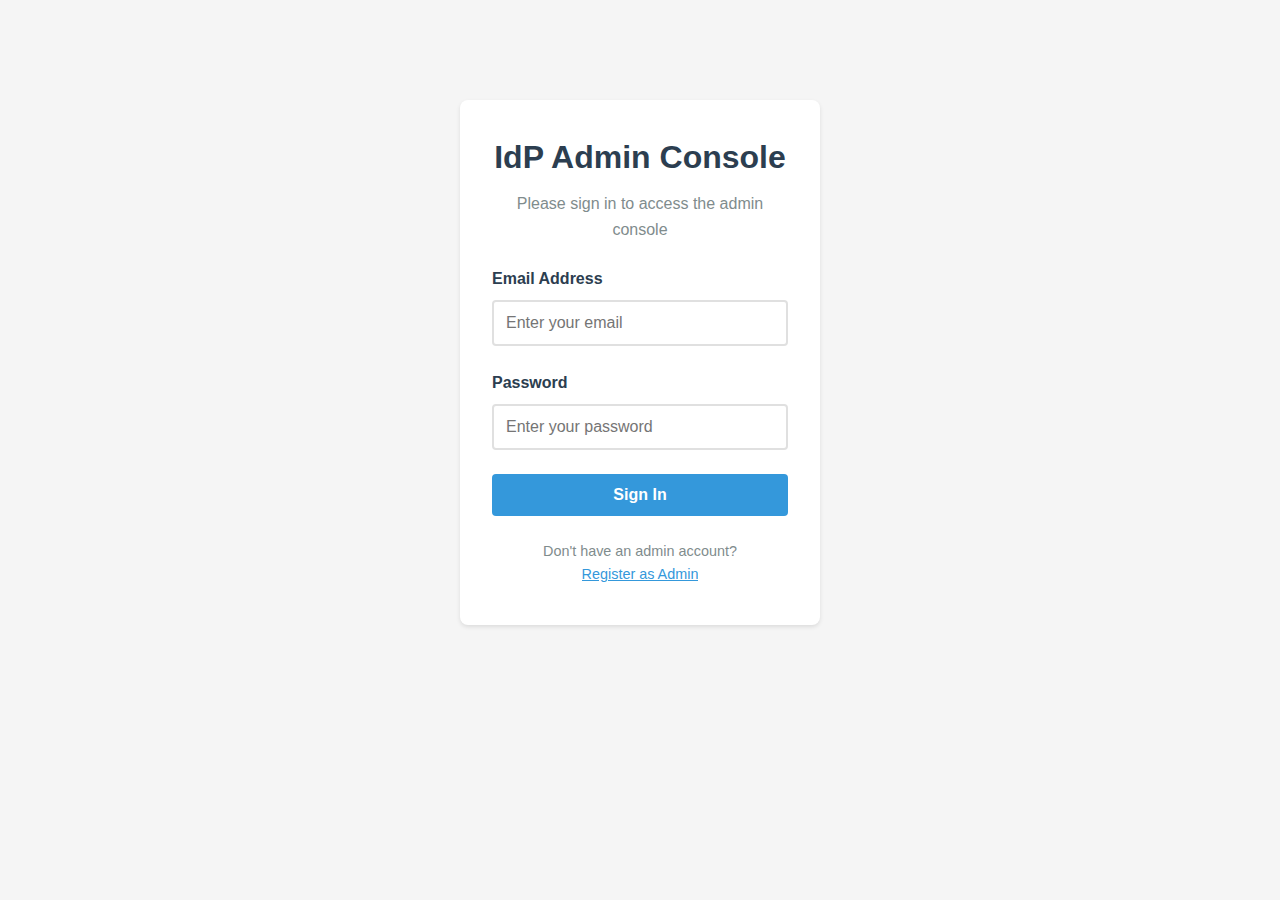
<file: src/main/resources/static/login.html>
<!DOCTYPE html>
<html lang="en">
<head>
    <meta charset="UTF-8">
    <meta name="viewport" content="width=device-width, initial-scale=1.0">
    <title>Admin Console - Login</title>
    <link rel="stylesheet" href="css/styles.css">
</head>
<body>
    <div class="container" style="max-width: 400px; margin-top: 5rem;">
        <div class="card">
            <div class="text-center mb-3">
                <h1 style="color: #2c3e50; margin-bottom: 0.5rem;">IdP Admin Console</h1>
                <p style="color: #7f8c8d;">Please sign in to access the admin console</p>
            </div>

            <div id="errorMessage" class="alert alert-error hidden"></div>
            <div id="successMessage" class="alert alert-success hidden"></div>

            <form id="loginForm" method="post" action="/admin/login">
                <div class="form-group">
                    <label for="email">Email Address</label>
                    <input type="email" id="email" name="email" class="form-control" 
                           placeholder="Enter your email" required>
                </div>

                <div class="form-group">
                    <label for="password">Password</label>
                    <input type="password" id="password" name="password" class="form-control" 
                           placeholder="Enter your password" required>
                </div>

                <div class="form-group">
                    <button type="submit" class="btn btn-primary" style="width: 100%;">
                        Sign In
                    </button>
                </div>
            </form>

            <div class="text-center mt-3">
                <p style="color: #7f8c8d; font-size: 0.9rem;">
                    Don't have an admin account? 
                    <a href="#" onclick="toggleRegisterForm()" style="color: #3498db;">Register as Admin</a>
                </p>
            </div>
        </div>

        <!-- Admin Registration Form -->
        <div id="registerForm" class="card hidden mt-3">
            <div class="text-center mb-3">
                <h2 style="color: #2c3e50; margin-bottom: 0.5rem;">Register Admin Account</h2>
                <p style="color: #7f8c8d;">Create a new admin account to access the console</p>
            </div>

            <form id="adminRegisterForm" method="post" action="/admin/register">
                <div class="form-group">
                    <label for="regEmail">Email Address</label>
                    <input type="email" id="regEmail" name="email" class="form-control" 
                           placeholder="Enter your email" required>
                </div>

                <div class="form-group">
                    <label for="regFirstName">First Name</label>
                    <input type="text" id="regFirstName" name="firstName" class="form-control" 
                           placeholder="Enter your first name" required>
                </div>

                <div class="form-group">
                    <label for="regLastName">Last Name</label>
                    <input type="text" id="regLastName" name="lastName" class="form-control" 
                           placeholder="Enter your last name" required>
                </div>

                <div class="form-group">
                    <label for="regPassword">Password</label>
                    <input type="password" id="regPassword" name="password" class="form-control" 
                           placeholder="Enter your password" required minlength="8">
                    <small style="color: #7f8c8d; font-size: 0.8rem;">
                        Password must be at least 8 characters long
                    </small>
                </div>

                <div class="form-group">
                    <label for="regConfirmPassword">Confirm Password</label>
                    <input type="password" id="regConfirmPassword" name="confirmPassword" class="form-control" 
                           placeholder="Confirm your password" required>
                </div>

                <div class="form-group">
                    <button type="submit" class="btn btn-success" style="width: 100%;">
                        Register Admin Account
                    </button>
                </div>

                <div class="text-center">
                    <a href="#" onclick="toggleRegisterForm()" style="color: #7f8c8d; font-size: 0.9rem;">
                        Already have an account? Sign in
                    </a>
                </div>
            </form>
        </div>

        <div id="registerInfo" class="card hidden mt-3">
            <h3>Need an Account?</h3>
            <p style="color: #7f8c8d; margin-bottom: 1rem;">
                Admin console access is restricted to authorized personnel only. 
                Contact your system administrator to request access.
            </p>
            <p style="color: #7f8c8d; font-size: 0.9rem;">
                <strong>For developers:</strong> You can register a user account using the 
                <code>POST /auth/register</code> API endpoint, then use those credentials to access the admin console.
            </p>
        </div>
    </div>

    <script>
        // Handle URL parameters for error/success messages
        document.addEventListener('DOMContentLoaded', () => {
            const urlParams = new URLSearchParams(window.location.search);
            
            if (urlParams.get('error')) {
                showError('Invalid email or password. Please try again.');
            }
            
            if (urlParams.get('logout')) {
                showSuccess('You have been successfully logged out.');
            }
            
            if (urlParams.get('expired')) {
                showError('Your session has expired. Please log in again.');
            }
            
            if (urlParams.get('registered')) {
                showSuccess('Admin account registered successfully! You can now sign in.');
            }
            
            if (urlParams.get('error') === 'registration_failed') {
                showError('Registration failed. Please try again or contact support.');
            }
            
            if (urlParams.get('error') === 'insufficient_privileges') {
                showError('Access denied. Admin privileges required.');
            }
        });

        // Handle form submission with loading state
        document.getElementById('loginForm').addEventListener('submit', (e) => {
            showLoading();
            // Let the form submit normally to /admin/login
        });

        // Handle admin registration form submission
        document.getElementById('adminRegisterForm').addEventListener('submit', (e) => {
            e.preventDefault();
            
            const password = document.getElementById('regPassword').value;
            const confirmPassword = document.getElementById('regConfirmPassword').value;
            
            if (password !== confirmPassword) {
                showError('Passwords do not match. Please try again.');
                return;
            }
            
            if (password.length < 8) {
                showError('Password must be at least 8 characters long.');
                return;
            }
            
            showRegisterLoading();
            
            // Submit the form
            e.target.submit();
        });

        function showError(message) {
            const errorDiv = document.getElementById('errorMessage');
            const successDiv = document.getElementById('successMessage');
            
            successDiv.classList.add('hidden');
            errorDiv.textContent = message;
            errorDiv.classList.remove('hidden');
        }

        function showSuccess(message) {
            const errorDiv = document.getElementById('errorMessage');
            const successDiv = document.getElementById('successMessage');
            
            errorDiv.classList.add('hidden');
            successDiv.textContent = message;
            successDiv.classList.remove('hidden');
        }

        function showLoading() {
            const submitBtn = document.querySelector('#loginForm button[type="submit"]');
            submitBtn.innerHTML = '<span class="spinner"></span>Signing In...';
            submitBtn.disabled = true;
        }

        function showRegisterLoading() {
            const submitBtn = document.querySelector('#adminRegisterForm button[type="submit"]');
            submitBtn.innerHTML = '<span class="spinner"></span>Registering...';
            submitBtn.disabled = true;
        }

        function hideLoading() {
            const loginBtn = document.querySelector('#loginForm button[type="submit"]');
            const registerBtn = document.querySelector('#adminRegisterForm button[type="submit"]');
            
            if (loginBtn) {
                loginBtn.textContent = 'Sign In';
                loginBtn.disabled = false;
            }
            
            if (registerBtn) {
                registerBtn.textContent = 'Register Admin Account';
                registerBtn.disabled = false;
            }
        }

        function toggleRegisterForm() {
            const loginCard = document.querySelector('.card');
            const registerForm = document.getElementById('registerForm');
            const registerInfo = document.getElementById('registerInfo');
            
            // Hide register info if visible
            registerInfo.classList.add('hidden');
            
            // Toggle between login and register forms
            loginCard.classList.toggle('hidden');
            registerForm.classList.toggle('hidden');
            
            // Clear any error messages
            document.getElementById('errorMessage').classList.add('hidden');
            document.getElementById('successMessage').classList.add('hidden');
        }

        function showRegisterInfo() {
            const registerInfo = document.getElementById('registerInfo');
            registerInfo.classList.toggle('hidden');
        }
    </script>
</body>
</html>
</file>
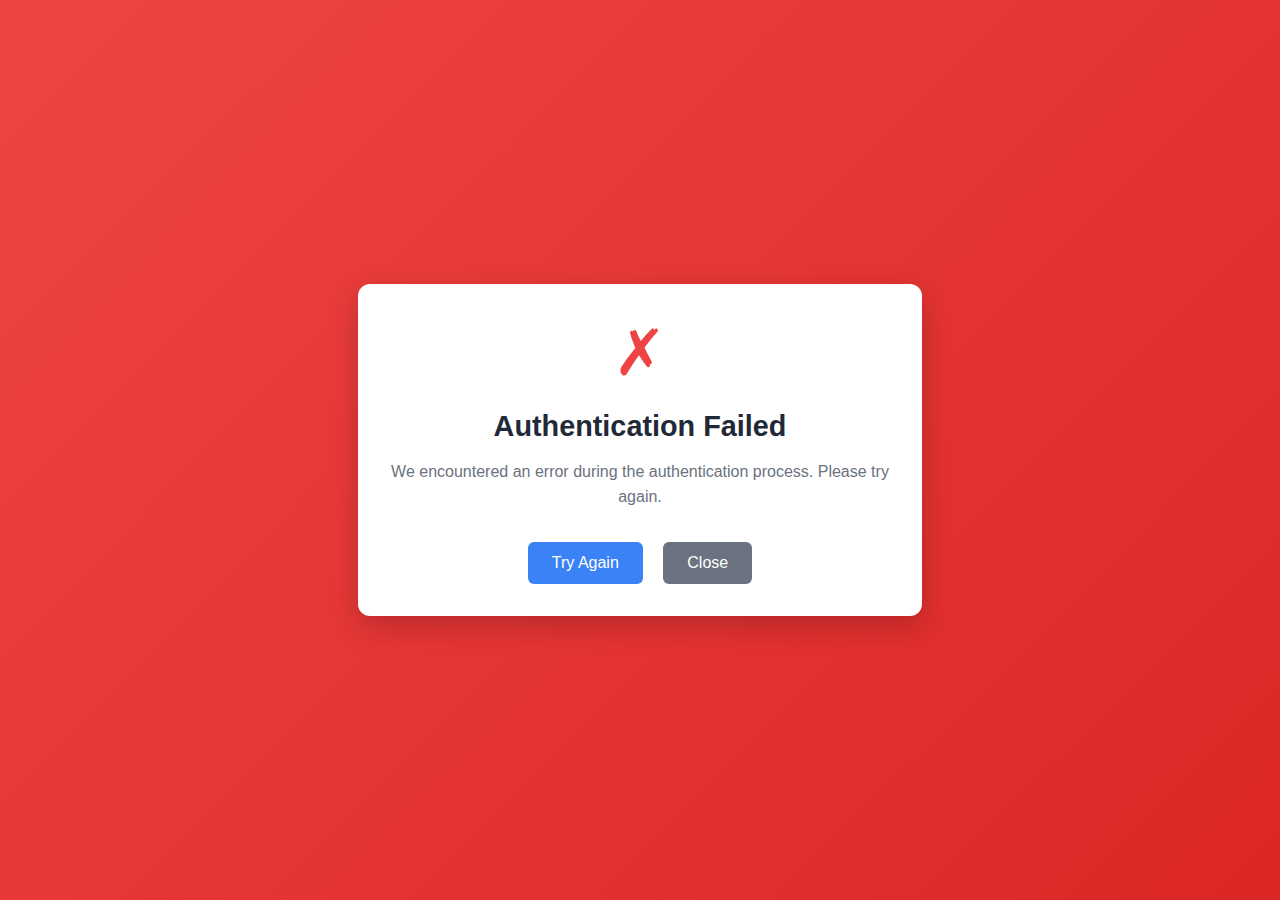
<file: src/main/resources/templates/auth-error.html>
<!DOCTYPE html>
<html lang="en">
<head>
    <meta charset="UTF-8">
    <meta name="viewport" content="width=device-width, initial-scale=1.0">
    <title>Authentication Error - IA Identity Provider</title>
    <style>
        body {
            font-family: -apple-system, BlinkMacSystemFont, 'Segoe UI', Roboto, Oxygen, Ubuntu, Cantarell, sans-serif;
            margin: 0;
            padding: 0;
            background: linear-gradient(135deg, #ef4444 0%, #dc2626 100%);
            min-height: 100vh;
            display: flex;
            align-items: center;
            justify-content: center;
        }
        .container {
            background: white;
            border-radius: 12px;
            padding: 2rem;
            box-shadow: 0 10px 30px rgba(0,0,0,0.2);
            text-align: center;
            max-width: 500px;
            width: 90%;
        }
        .error-icon {
            color: #ef4444;
            font-size: 4rem;
            margin-bottom: 1rem;
        }
        h1 {
            color: #1f2937;
            margin-bottom: 1rem;
            font-size: 1.8rem;
        }
        p {
            color: #6b7280;
            margin-bottom: 2rem;
            line-height: 1.6;
        }
        .error-details {
            background: #fef2f2;
            border: 1px solid #fecaca;
            border-radius: 8px;
            padding: 1rem;
            margin: 1rem 0;
            color: #991b1b;
        }
        .retry-btn {
            background: #3b82f6;
            color: white;
            border: none;
            padding: 0.75rem 1.5rem;
            border-radius: 6px;
            cursor: pointer;
            font-size: 1rem;
            transition: background-color 0.2s;
            margin-right: 1rem;
        }
        .retry-btn:hover {
            background: #2563eb;
        }
        .close-btn {
            background: #6b7280;
            color: white;
            border: none;
            padding: 0.75rem 1.5rem;
            border-radius: 6px;
            cursor: pointer;
            font-size: 1rem;
            transition: background-color 0.2s;
        }
        .close-btn:hover {
            background: #4b5563;
        }
    </style>
</head>
<body>
    <div class="container">
        <div class="error-icon">✗</div>
        <h1>Authentication Failed</h1>
        <p>We encountered an error during the authentication process. Please try again.</p>
        
        <div class="error-details" id="errorDetails" style="display: none;">
            <strong>Error:</strong> <span id="errorMessage"></span>
        </div>
        
        <div>
            <button class="retry-btn" onclick="retryAuth()">Try Again</button>
            <button class="close-btn" onclick="closeWindow()">Close</button>
        </div>
    </div>

    <script>
        // Extract error from URL parameters
        const urlParams = new URLSearchParams(window.location.search);
        const errorMessage = urlParams.get('message');
        
        if (errorMessage) {
            document.getElementById('errorDetails').style.display = 'block';
            document.getElementById('errorMessage').textContent = decodeURIComponent(errorMessage);
            
            // Notify parent window if opened in popup
            if (window.opener) {
                window.opener.postMessage({
                    type: 'OAUTH_ERROR',
                    error: errorMessage
                }, '*');
            }
        }
        
        function retryAuth() {
            // Go back to start the auth flow again
            window.location.href = '/auth/linkedin?client_id=test-client-id';
        }
        
        function closeWindow() {
            if (window.opener) {
                window.close();
            } else {
                window.history.back();
            }
        }
    </script>
</body>
</html>
</file>
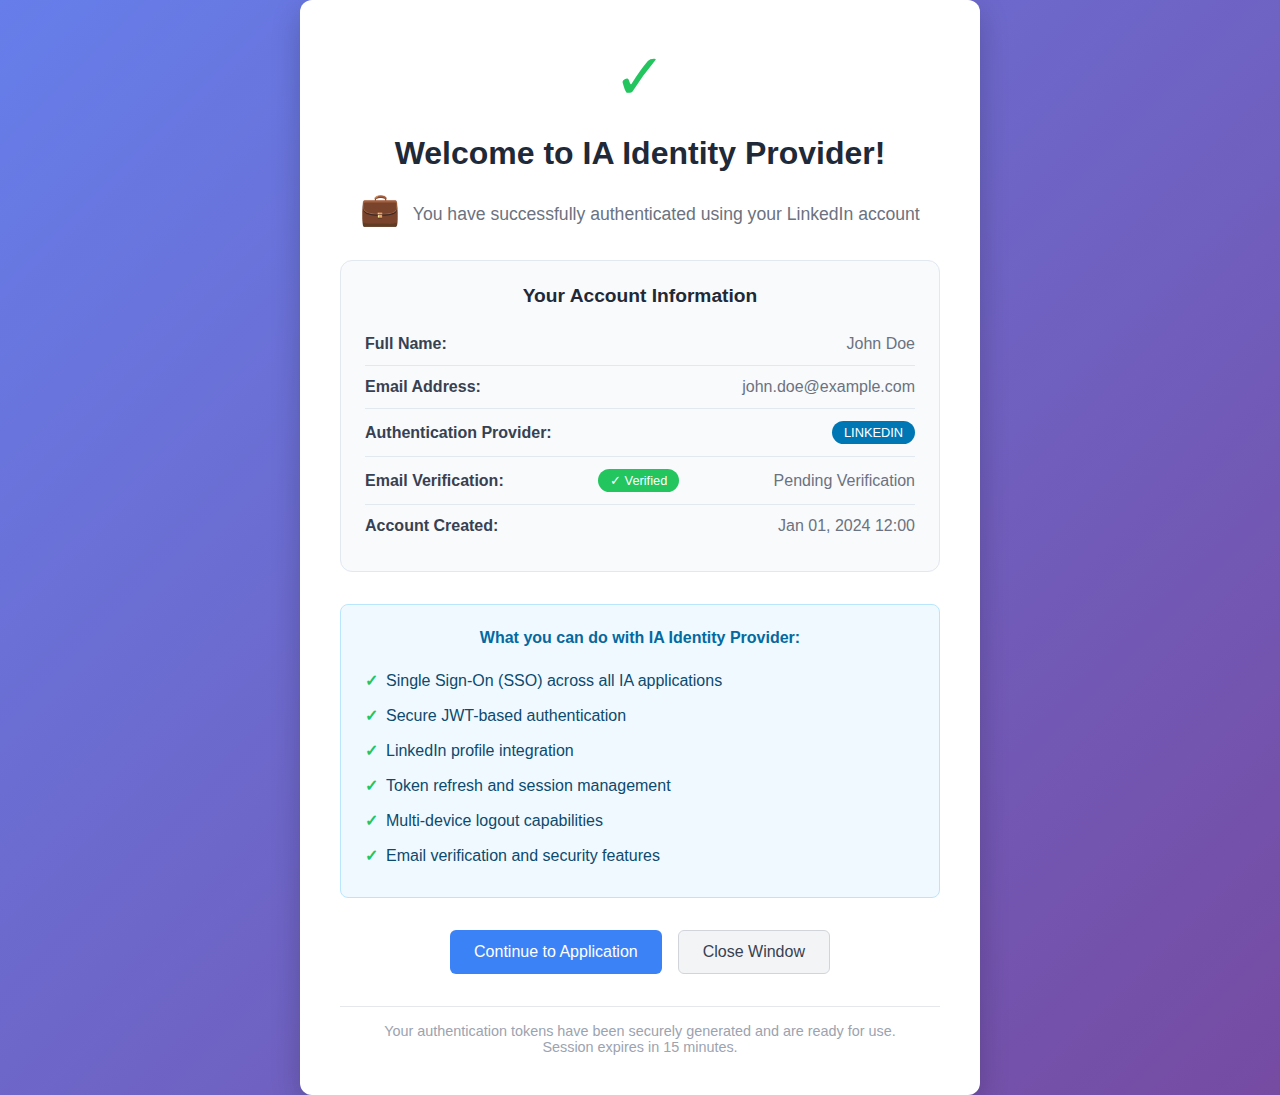
<file: src/main/resources/templates/auth-success.html>
<!DOCTYPE html>
<html lang="en" xmlns:th="http://www.thymeleaf.org">
<head>
    <meta charset="UTF-8">
    <meta name="viewport" content="width=device-width, initial-scale=1.0">
    <title>Welcome to IA Identity Provider</title>
    <style>
        body {
            font-family: -apple-system, BlinkMacSystemFont, 'Segoe UI', Roboto, Oxygen, Ubuntu, Cantarell, sans-serif;
            margin: 0;
            padding: 0;
            background: linear-gradient(135deg, #667eea 0%, #764ba2 100%);
            min-height: 100vh;
            display: flex;
            align-items: center;
            justify-content: center;
        }
        .container {
            background: white;
            border-radius: 12px;
            padding: 2.5rem;
            box-shadow: 0 10px 30px rgba(0,0,0,0.2);
            text-align: center;
            max-width: 600px;
            width: 90%;
        }
        .success-icon {
            color: #22c55e;
            font-size: 4rem;
            margin-bottom: 1rem;
        }
        .linkedin-icon {
            color: #0077b5;
            font-size: 2rem;
            margin-right: 0.5rem;
        }
        h1 {
            color: #1f2937;
            margin-bottom: 0.5rem;
            font-size: 2rem;
        }
        .welcome-subtitle {
            color: #6b7280;
            margin-bottom: 2rem;
            font-size: 1.1rem;
        }
        .user-info {
            background: #f8fafc;
            border: 1px solid #e2e8f0;
            border-radius: 12px;
            padding: 1.5rem;
            margin: 2rem 0;
            text-align: left;
        }
        .user-info h3 {
            color: #1f2937;
            margin: 0 0 1rem 0;
            font-size: 1.2rem;
            text-align: center;
        }
        .info-row {
            display: flex;
            justify-content: space-between;
            align-items: center;
            padding: 0.75rem 0;
            border-bottom: 1px solid #e2e8f0;
        }
        .info-row:last-child {
            border-bottom: none;
        }
        .info-label {
            font-weight: 600;
            color: #374151;
        }
        .info-value {
            color: #6b7280;
            font-family: -apple-system, BlinkMacSystemFont, 'Segoe UI', Roboto, sans-serif;
        }
        .provider-badge {
            background: #0077b5;
            color: white;
            padding: 0.25rem 0.75rem;
            border-radius: 20px;
            font-size: 0.8rem;
            font-weight: 500;
        }
        .verified-badge {
            background: #22c55e;
            color: white;
            padding: 0.25rem 0.75rem;
            border-radius: 20px;
            font-size: 0.8rem;
            font-weight: 500;
        }
        .features {
            background: #f0f9ff;
            border: 1px solid #bae6fd;
            border-radius: 8px;
            padding: 1.5rem;
            margin: 2rem 0;
            text-align: left;
        }
        .features h4 {
            color: #0369a1;
            margin: 0 0 1rem 0;
            text-align: center;
        }
        .features ul {
            list-style: none;
            padding: 0;
            margin: 0;
        }
        .features li {
            padding: 0.5rem 0;
            color: #0c4a6e;
        }
        .features li:before {
            content: "✓";
            color: #22c55e;
            font-weight: bold;
            margin-right: 0.5rem;
        }
        .action-buttons {
            display: flex;
            gap: 1rem;
            justify-content: center;
            margin-top: 2rem;
        }
        .btn {
            padding: 0.75rem 1.5rem;
            border-radius: 6px;
            cursor: pointer;
            font-size: 1rem;
            font-weight: 500;
            text-decoration: none;
            transition: all 0.2s;
            border: none;
        }
        .btn-primary {
            background: #3b82f6;
            color: white;
        }
        .btn-primary:hover {
            background: #2563eb;
        }
        .btn-secondary {
            background: #f3f4f6;
            color: #374151;
            border: 1px solid #d1d5db;
        }
        .btn-secondary:hover {
            background: #e5e7eb;
        }
        .footer-note {
            margin-top: 2rem;
            padding-top: 1rem;
            border-top: 1px solid #e5e7eb;
            color: #9ca3af;
            font-size: 0.9rem;
        }
    </style>
</head>
<body>
    <div class="container">
        <div class="success-icon">✓</div>
        <h1>Welcome to IA Identity Provider!</h1>
        <p class="welcome-subtitle">
            <span class="linkedin-icon">💼</span>
            You have successfully authenticated using your LinkedIn account
        </p>
        
        <div class="user-info">
            <h3>Your Account Information</h3>
            <div class="info-row">
                <span class="info-label">Full Name:</span>
                <span class="info-value" th:text="${user.firstName + ' ' + user.lastName}">John Doe</span>
            </div>
            <div class="info-row">
                <span class="info-label">Email Address:</span>
                <span class="info-value" th:text="${user.email}">john.doe@example.com</span>
            </div>
            <div class="info-row">
                <span class="info-label">Authentication Provider:</span>
                <span class="provider-badge" th:text="${user.provider}">LINKEDIN</span>
            </div>
            <div class="info-row">
                <span class="info-label">Email Verification:</span>
                <span class="verified-badge" th:if="${user.emailVerified}">✓ Verified</span>
                <span class="info-value" th:unless="${user.emailVerified}">Pending Verification</span>
            </div>
            <div class="info-row">
                <span class="info-label">Account Created:</span>
                <span class="info-value" th:text="${#temporals.format(user.createdAt, 'MMM dd, yyyy HH:mm')}">Jan 01, 2024 12:00</span>
            </div>
        </div>

        <div class="features">
            <h4>What you can do with IA Identity Provider:</h4>
            <ul>
                <li>Single Sign-On (SSO) across all IA applications</li>
                <li>Secure JWT-based authentication</li>
                <li>LinkedIn profile integration</li>
                <li>Token refresh and session management</li>
                <li>Multi-device logout capabilities</li>
                <li>Email verification and security features</li>
            </ul>
        </div>

        <div class="action-buttons">
            <button class="btn btn-primary" onclick="continueToApp()">Continue to Application</button>
            <button class="btn btn-secondary" onclick="closeWindow()">Close Window</button>
        </div>

        <div class="footer-note">
            Your authentication tokens have been securely generated and are ready for use.
            <br>
            Session expires in <span th:text="${tokenExpiryMinutes}">15</span> minutes.
        </div>
    </div>

    <script>
        function continueToApp() {
            // Redirect to main application or dashboard
            window.location.href = '/dashboard';
        }
        
        function closeWindow() {
            if (window.opener) {
                // Post success message to parent window for SPA integration
                window.opener.postMessage({
                    type: 'OAUTH_SUCCESS',
                    user: {
                        name: '[[${user.firstName}]] [[${user.lastName}]]',
                        email: '[[${user.email}]]',
                        provider: '[[${user.provider}]]',
                        verified: '[[${user.emailVerified}]]'
                    }
                }, '*');
                window.close();
            } else {
                window.history.back();
            }
        }
        
        // Auto-redirect after 30 seconds if not in popup
        if (!window.opener) {
            setTimeout(() => {
                continueToApp();
            }, 30000);
        }
    </script>
</body>
</html>
</file>
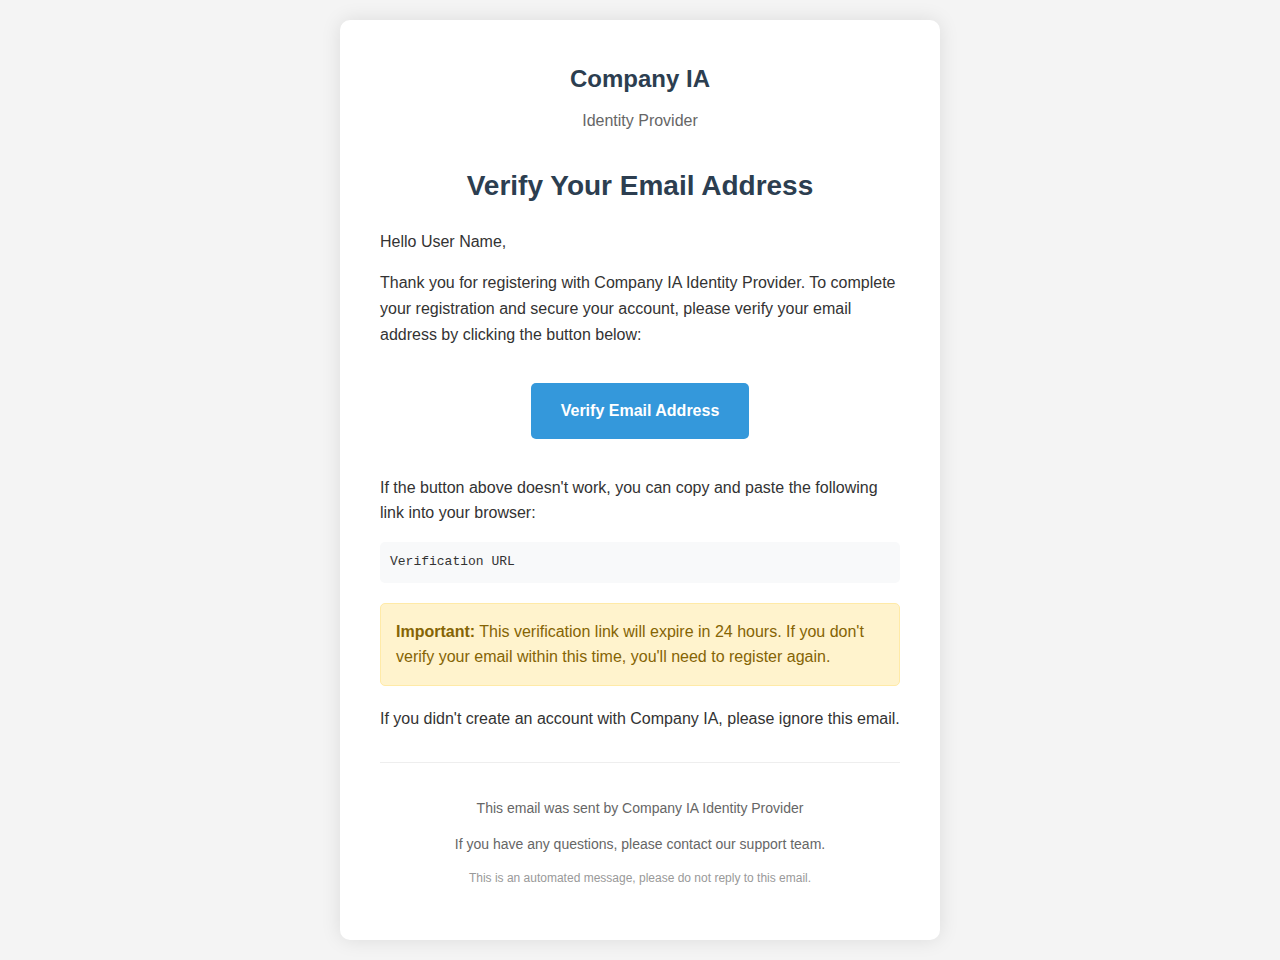
<file: src/main/resources/templates/email-verification.html>
<!DOCTYPE html>
<html xmlns:th="http://www.thymeleaf.org">
<head>
    <meta charset="UTF-8">
    <meta name="viewport" content="width=device-width, initial-scale=1.0">
    <title>Verify Your Email Address</title>
    <style>
        body {
            font-family: 'Segoe UI', Tahoma, Geneva, Verdana, sans-serif;
            line-height: 1.6;
            color: #333;
            max-width: 600px;
            margin: 0 auto;
            padding: 20px;
            background-color: #f4f4f4;
        }
        .container {
            background-color: #ffffff;
            padding: 40px;
            border-radius: 10px;
            box-shadow: 0 0 20px rgba(0,0,0,0.1);
        }
        .header {
            text-align: center;
            margin-bottom: 30px;
        }
        .logo {
            font-size: 24px;
            font-weight: bold;
            color: #2c3e50;
            margin-bottom: 10px;
        }
        .title {
            color: #2c3e50;
            font-size: 28px;
            margin-bottom: 20px;
            text-align: center;
        }
        .content {
            margin-bottom: 30px;
        }
        .verify-button {
            display: inline-block;
            background-color: #3498db;
            color: white;
            padding: 15px 30px;
            text-decoration: none;
            border-radius: 5px;
            font-weight: bold;
            text-align: center;
            margin: 20px 0;
        }
        .verify-button:hover {
            background-color: #2980b9;
        }
        .button-container {
            text-align: center;
        }
        .footer {
            margin-top: 30px;
            padding-top: 20px;
            border-top: 1px solid #eee;
            font-size: 14px;
            color: #666;
            text-align: center;
        }
        .warning {
            background-color: #fff3cd;
            border: 1px solid #ffeaa7;
            color: #856404;
            padding: 15px;
            border-radius: 5px;
            margin: 20px 0;
        }
    </style>
</head>
<body>
    <div class="container">
        <div class="header">
            <div class="logo">Company IA</div>
            <div style="color: #666;">Identity Provider</div>
        </div>
        
        <h1 class="title">Verify Your Email Address</h1>
        
        <div class="content">
            <p>Hello <span th:text="${firstName}">User</span> <span th:text="${lastName}">Name</span>,</p>
            
            <p>Thank you for registering with Company IA Identity Provider. To complete your registration and secure your account, please verify your email address by clicking the button below:</p>
            
            <div class="button-container">
                <a th:href="${verificationUrl}" class="verify-button">Verify Email Address</a>
            </div>
            
            <p>If the button above doesn't work, you can copy and paste the following link into your browser:</p>
            <p style="word-break: break-all; background-color: #f8f9fa; padding: 10px; border-radius: 5px; font-family: monospace;">
                <span th:text="${verificationUrl}">Verification URL</span>
            </p>
            
            <div class="warning">
                <strong>Important:</strong> This verification link will expire in 24 hours. If you don't verify your email within this time, you'll need to register again.
            </div>
            
            <p>If you didn't create an account with Company IA, please ignore this email.</p>
        </div>
        
        <div class="footer">
            <p>This email was sent by Company IA Identity Provider</p>
            <p>If you have any questions, please contact our support team.</p>
            <p style="font-size: 12px; color: #999;">
                This is an automated message, please do not reply to this email.
            </p>
        </div>
    </div>
</body>
</html>
</file>
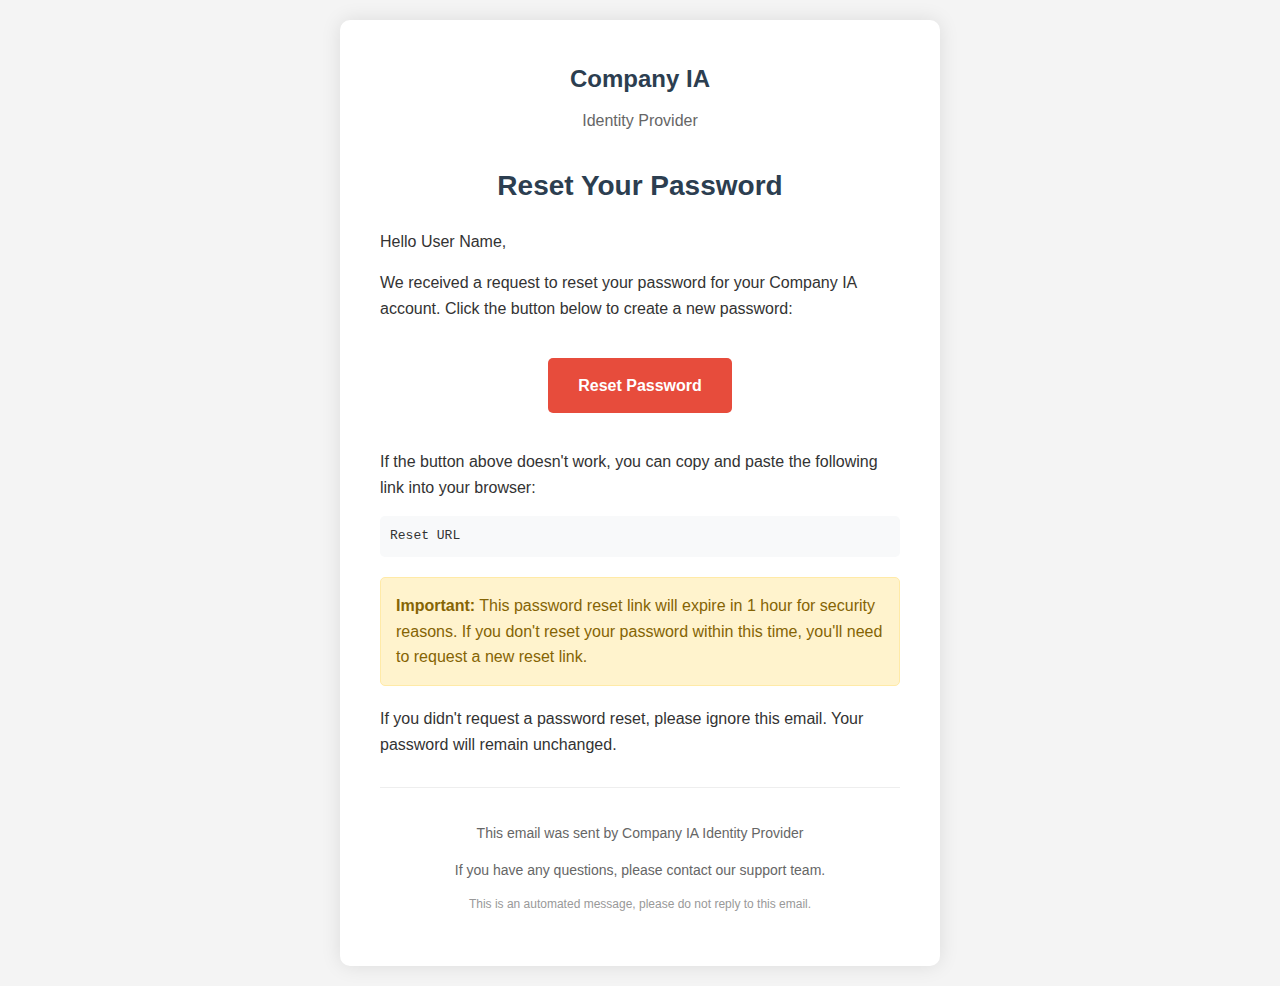
<file: src/main/resources/templates/password-reset.html>
<!DOCTYPE html>
<html xmlns:th="http://www.thymeleaf.org">
<head>
    <meta charset="UTF-8">
    <meta name="viewport" content="width=device-width, initial-scale=1.0">
    <title>Reset Your Password</title>
    <style>
        body {
            font-family: 'Segoe UI', Tahoma, Geneva, Verdana, sans-serif;
            line-height: 1.6;
            color: #333;
            max-width: 600px;
            margin: 0 auto;
            padding: 20px;
            background-color: #f4f4f4;
        }
        .container {
            background-color: #ffffff;
            padding: 40px;
            border-radius: 10px;
            box-shadow: 0 0 20px rgba(0,0,0,0.1);
        }
        .header {
            text-align: center;
            margin-bottom: 30px;
        }
        .logo {
            font-size: 24px;
            font-weight: bold;
            color: #2c3e50;
            margin-bottom: 10px;
        }
        .title {
            color: #2c3e50;
            font-size: 28px;
            margin-bottom: 20px;
            text-align: center;
        }
        .content {
            margin-bottom: 30px;
        }
        .reset-button {
            display: inline-block;
            background-color: #e74c3c;
            color: white;
            padding: 15px 30px;
            text-decoration: none;
            border-radius: 5px;
            font-weight: bold;
            text-align: center;
            margin: 20px 0;
        }
        .reset-button:hover {
            background-color: #c0392b;
        }
        .button-container {
            text-align: center;
        }
        .footer {
            margin-top: 30px;
            padding-top: 20px;
            border-top: 1px solid #eee;
            font-size: 14px;
            color: #666;
            text-align: center;
        }
        .warning {
            background-color: #fff3cd;
            border: 1px solid #ffeaa7;
            color: #856404;
            padding: 15px;
            border-radius: 5px;
            margin: 20px 0;
        }
    </style>
</head>
<body>
    <div class="container">
        <div class="header">
            <div class="logo">Company IA</div>
            <div style="color: #666;">Identity Provider</div>
        </div>
        
        <h1 class="title">Reset Your Password</h1>
        
        <div class="content">
            <p>Hello <span th:text="${firstName}">User</span> <span th:text="${lastName}">Name</span>,</p>
            
            <p>We received a request to reset your password for your Company IA account. Click the button below to create a new password:</p>
            
            <div class="button-container">
                <a th:href="${resetUrl}" class="reset-button">Reset Password</a>
            </div>
            
            <p>If the button above doesn't work, you can copy and paste the following link into your browser:</p>
            <p style="word-break: break-all; background-color: #f8f9fa; padding: 10px; border-radius: 5px; font-family: monospace;">
                <span th:text="${resetUrl}">Reset URL</span>
            </p>
            
            <div class="warning">
                <strong>Important:</strong> This password reset link will expire in 1 hour for security reasons. If you don't reset your password within this time, you'll need to request a new reset link.
            </div>
            
            <p>If you didn't request a password reset, please ignore this email. Your password will remain unchanged.</p>
        </div>
        
        <div class="footer">
            <p>This email was sent by Company IA Identity Provider</p>
            <p>If you have any questions, please contact our support team.</p>
            <p style="font-size: 12px; color: #999;">
                This is an automated message, please do not reply to this email.
            </p>
        </div>
    </div>
</body>
</html>
</file>
<file: src/main/resources/static/css/styles.css>
/* Admin Console Styles */
* {
    margin: 0;
    padding: 0;
    box-sizing: border-box;
}

body {
    font-family: -apple-system, BlinkMacSystemFont, 'Segoe UI', Roboto, Oxygen, Ubuntu, Cantarell, sans-serif;
    line-height: 1.6;
    color: #333;
    background-color: #f5f5f5;
}

.container {
    max-width: 1200px;
    margin: 0 auto;
    padding: 20px;
}

/* Navigation Bar */
.navbar {
    background-color: #2c3e50;
    padding: 1rem 0;
    margin-bottom: 2rem;
    box-shadow: 0 2px 4px rgba(0,0,0,0.1);
}

.navbar .container {
    display: flex;
    justify-content: space-between;
    align-items: center;
    padding: 0 20px;
}

.navbar-user {
    display: flex;
    flex-direction: column;
    gap: 1rem;
    color: #bdc3c7;
}

.navbar-user .user-name {
    font-weight: 500;
    color: #ecf0f1;
}

.navbar-user .user-email {
    font-size: 0.9rem;
    color: #95a5a6;
}

.navbar-brand {
    color: #ecf0f1;
    font-size: 1.5rem;
    font-weight: bold;
    text-decoration: none;
}

.navbar-nav {
    display: flex;
    list-style: none;
    gap: 2rem;
}
a {
    white-space: nowrap !important;
    overflow: hidden;
    text-overflow: ellipsis;
    display: inline-block;
  }
.navbar-nav a {
    color: #bdc3c7;
    text-decoration: none;
    padding: 0.5rem 1rem;
    border-radius: 4px;
    transition: background-color 0.3s, color 0.3s;
}

.navbar-nav a:hover,
.navbar-nav a.active {
    background-color: #34495e;
    color: #ecf0f1;
}

/* Page Header */
.page-header {
    background-color: white;
    padding: 2rem;
    border-radius: 8px;
    box-shadow: 0 2px 4px rgba(0,0,0,0.1);
    margin-bottom: 2rem;
}

.page-header h1 {
    color: #2c3e50;
    margin-bottom: 0.5rem;
}

.page-header p {
    color: #7f8c8d;
    font-size: 1.1rem;
}

/* Cards */
.card {
    background-color: white;
    border-radius: 8px;
    box-shadow: 0 2px 4px rgba(0,0,0,0.1);
    padding: 2rem;
    margin-bottom: 2rem;
}

.card h2 {
    color: #2c3e50;
    margin-bottom: 1rem;
    font-size: 1.5rem;
}

.card h3 {
    color: #34495e;
    margin-bottom: 1rem;
    font-size: 1.2rem;
}

/* Forms */
.form-group {
    margin-bottom: 1.5rem;
}

.form-group label {
    display: block;
    margin-bottom: 0.5rem;
    font-weight: 600;
    color: #2c3e50;
}

.form-control {
    width: 100%;
    padding: 0.75rem;
    border: 2px solid #e0e0e0;
    border-radius: 4px;
    font-size: 1rem;
    transition: border-color 0.3s;
}

.form-control:focus {
    outline: none;
    border-color: #3498db;
    box-shadow: 0 0 0 3px rgba(52, 152, 219, 0.1);
}

.form-control.error {
    border-color: #e74c3c;
}

textarea.form-control {
    resize: vertical;
    min-height: 100px;
}

/* Buttons */
.btn {
    display: inline-block;
    padding: 0.75rem 1.5rem;
    border: none;
    border-radius: 4px;
    font-size: 1rem;
    font-weight: 600;
    text-decoration: none;
    cursor: pointer;
    transition: background-color 0.3s, transform 0.1s;
    text-align: center;
}

.btn:hover {
    transform: translateY(-1px);
}

.btn:active {
    transform: translateY(0);
}

.btn-primary {
    background-color: #3498db;
    color: white;
}

.btn-primary:hover {
    background-color: #2980b9;
}

.btn-success {
    background-color: #27ae60;
    color: white;
}

.btn-success:hover {
    background-color: #229954;
}

.btn-danger {
    background-color: #e74c3c;
    color: white;
}

.btn-danger:hover {
    background-color: #c0392b;
}

.btn-secondary {
    background-color: #95a5a6;
    color: white;
}

.btn-secondary:hover {
    background-color: #7f8c8d;
}

.btn-sm {
    padding: 0.5rem 1rem;
    font-size: 0.875rem;
}

/* Tables */
.table-container {
    overflow-x: auto;
    margin-bottom: 1rem;
}

.table {
    width: 100%;
    border-collapse: collapse;
    background-color: white;
    border-radius: 8px;
    overflow: hidden;
    box-shadow: 0 2px 4px rgba(0,0,0,0.1);
}

.table th,
.table td {
    padding: 1rem;
    text-align: left;
    border-bottom: 1px solid #ecf0f1;
}

.table th {
    background-color: #f8f9fa;
    font-weight: 600;
    color: #2c3e50;
}

.table tr:hover {
    background-color: #f8f9fa;
}

.table tr:last-child td {
    border-bottom: none;
}

/* Status badges */
.badge {
    display: inline-block;
    padding: 0.25rem 0.5rem;
    font-size: 0.75rem;
    font-weight: 600;
    border-radius: 12px;
    text-transform: uppercase;
}

.badge-success {
    background-color: #d4edda;
    color: #155724;
}

.badge-danger {
    background-color: #f8d7da;
    color: #721c24;
}

/* Alerts */
.alert {
    padding: 1rem;
    border-radius: 4px;
    margin-bottom: 1rem;
    border-left: 4px solid;
}

.alert-success {
    background-color: #d4edda;
    border-color: #27ae60;
    color: #155724;
}

.alert-error {
    background-color: #f8d7da;
    border-color: #e74c3c;
    color: #721c24;
}

.alert-info {
    background-color: #d1ecf1;
    border-color: #3498db;
    color: #0c5460;
}

.alert-warning {
    background-color: #fff3cd;
    border-color: #f39c12;
    color: #856404;
}

/* Code blocks */
.code-block {
    background-color: #2c3e50;
    color: #ecf0f1;
    padding: 1rem;
    border-radius: 4px;
    overflow-x: auto;
    font-family: 'Monaco', 'Menlo', 'Ubuntu Mono', monospace;
    font-size: 0.875rem;
    line-height: 1.4;
    margin: 1rem 0;
}

.code-block pre {
    margin: 0;
    white-space: pre-wrap;
}

/* Utility classes */
.text-center {
    text-align: center;
}

.text-right {
    text-align: right;
}

.mt-1 { margin-top: 0.5rem; }
.mt-2 { margin-top: 1rem; }
.mt-3 { margin-top: 1.5rem; }
.mb-1 { margin-bottom: 0.5rem; }
.mb-2 { margin-bottom: 1rem; }
.mb-3 { margin-bottom: 1.5rem; }

.d-flex {
    display: flex;
}

.justify-content-between {
    justify-content: space-between;
}

.align-items-center {
    align-items: center;
}

.gap-1 {
    gap: 0.5rem;
}

.gap-2 {
    gap: 1rem;
}

/* Loading spinner */
.spinner {
    border: 3px solid #f3f3f3;
    border-top: 3px solid #3498db;
    border-radius: 50%;
    width: 20px;
    height: 20px;
    animation: spin 1s linear infinite;
    display: inline-block;
    margin-right: 0.5rem;
}

@keyframes spin {
    0% { transform: rotate(0deg); }
    100% { transform: rotate(360deg); }
}

/* Responsive design */
@media (max-width: 768px) {
    .navbar .container {
        flex-direction: column;
        gap: 1rem;
    }
    
    .navbar-nav {
        flex-wrap: wrap;
        justify-content: center;
        gap: 1rem;
    }
    
    .container {
        padding: 10px;
    }
    
    .card {
        padding: 1rem;
    }
    
    .table-container {
        font-size: 0.875rem;
    }
    
    .table th,
    .table td {
        padding: 0.5rem;
    }
}

/* Hidden class */
.hidden {
    display: none !important;
}
</file>
